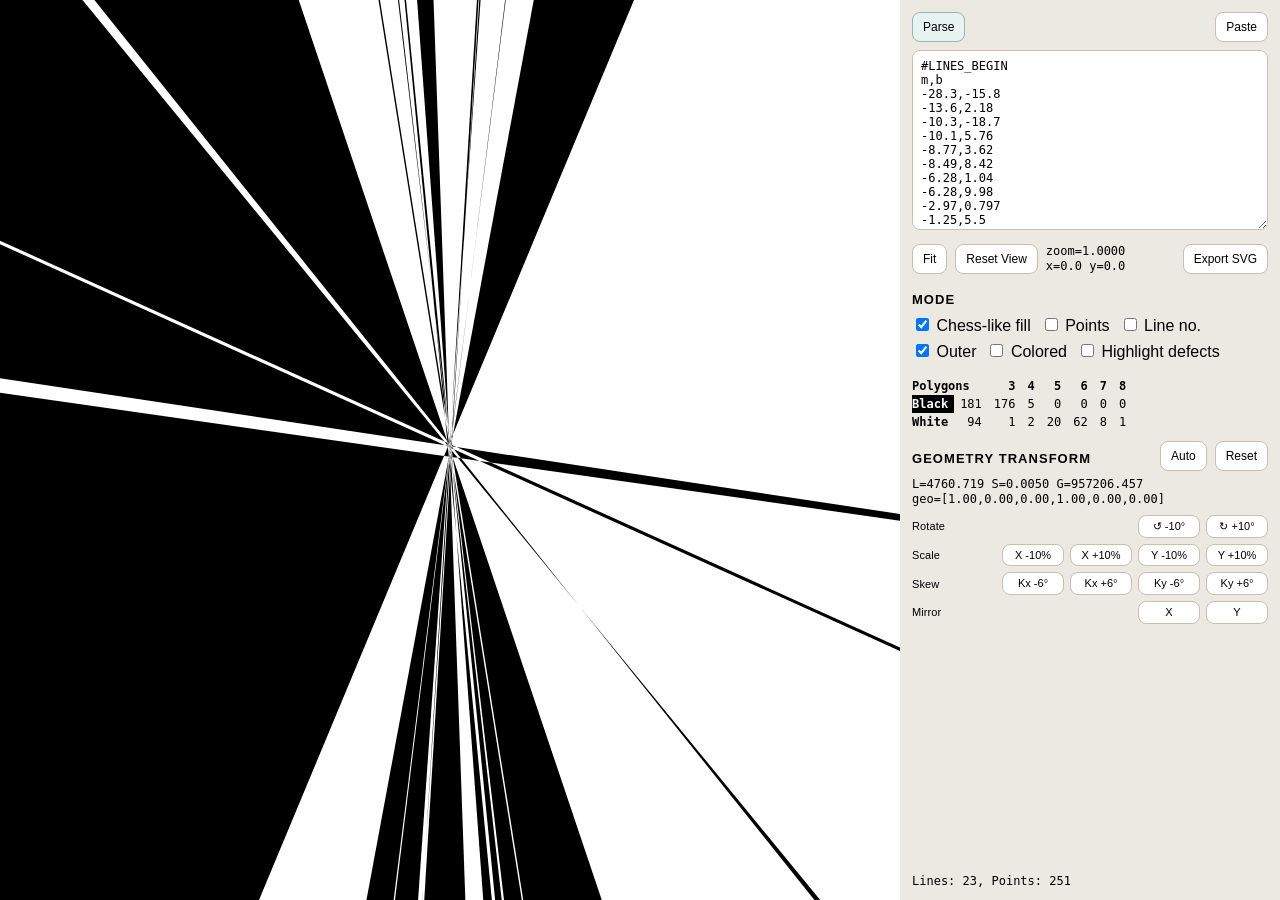
<file: additions/linearization/potential/index.html>
<!doctype html>
<html lang="en">
<head>
  <meta charset="utf-8" />
  <meta name="viewport" content="width=device-width, initial-scale=1" />
  <title>Line Configuration Viewer</title>
  <style>
    :root {
      --bg: #f3efe7;
      --panel: #fcfaf7;
      --ink: #000000;
      --muted: #000000;
      --accent: #0f766e;
      --line: #c9beb0;
      --black: #0f0f10;
    }
    * { box-sizing: border-box; }
    html, body { height: 100%; margin: 0; }
    body {
      font-family: "IBM Plex Sans", "Segoe UI", sans-serif;
      color: var(--ink);
      background:
        radial-gradient(1400px 800px at 0% 100%, #ebe3d5 0%, transparent 70%),
        radial-gradient(1200px 700px at 100% 0%, #e4efe8 0%, transparent 62%),
        var(--bg);
    }
    .app {
      height: 100%;
      display: grid;
      grid-template-columns: minmax(420px, 1fr) 380px;
      gap: 0;
      padding: 0;
    }
    .viewer {
      border: none;
      background: #fff;
      border-radius: 0;
      overflow: hidden;
      min-height: 300px;
      position: relative;
    }
    .viewer-floor {
      padding: 0;
    }
    .viewer-floor-actions {
      display: flex;
      gap: 8px;
      flex-wrap: nowrap;
      align-items: flex-start;
    }
    .viewer-info {
      font-family: "IBM Plex Mono", monospace;
      font-size: 12px;
      white-space: pre-line;
      line-height: 1.25;
      color: var(--muted);
    }
    .viewer-export {
      margin-left: auto;
    }
    .panel {
      border: none;
      border-radius: 0;
      background: #ece9e3;
      padding: 12px;
      overflow: auto;
      display: flex;
      flex-direction: column;
    }
    .section {
      margin: 0 0 10px 0;
    }
    .section:last-child { margin-bottom: 0; }
    .panel-footer {
      margin-top: auto;
    }
    .section h2 {
      margin: 8px 0 4px;
      font-size: 13px;
      color: var(--muted);
      text-transform: uppercase;
      letter-spacing: 0.08em;
    }
    .section-head {
      display: flex;
      align-items: center;
      justify-content: space-between;
      gap: 8px;
    }
    .section-head-buttons {
      display: flex;
      align-items: center;
      gap: 8px;
      flex-wrap: nowrap;
    }
    textarea {
      width: 100%;
      min-height: 180px;
      resize: vertical;
      border-radius: 8px;
      border: 1px solid var(--line);
      font-family: "IBM Plex Mono", monospace;
      font-size: 12px;
      padding: 8px;
      background: #fff;
      color: var(--ink);
    }
    .row {
      display: grid;
      grid-template-columns: 1fr auto;
      gap: 8px;
      align-items: center;
      margin: 6px 0;
    }
    .row > label { font-size: 13px; }
    .row input[type="number"] {
      width: 88px;
      padding: 4px 6px;
      border: 1px solid var(--line);
      border-radius: 6px;
      font-size: 12px;
      background: #fff;
    }
    .row input[type="range"] { width: 100%; }
    .pair {
      display: grid;
      grid-template-columns: 1fr 92px;
      gap: 8px;
      align-items: center;
    }
    .buttons {
      display: flex;
      gap: 8px;
      flex-wrap: wrap;
      margin-top: 8px;
    }
    .mode-rows {
      display: grid;
      gap: 6px;
      margin-top: 8px;
    }
    .mode-row {
      display: flex;
      gap: 10px;
      flex-wrap: wrap;
      align-items: center;
    }
    .input-actions {
      display: flex;
      justify-content: space-between;
      align-items: center;
      margin-bottom: 8px;
    }
    .cmd-grid {
      display: grid;
      grid-template-columns: 1fr 1fr;
      gap: 8px;
      margin-top: 8px;
    }
    .cmd-grid button { width: 100%; }
    .transform-rows {
      display: grid;
      gap: 6px;
      margin-top: 8px;
    }
    .transform-row {
      display: flex;
      align-items: center;
      justify-content: space-between;
      gap: 8px;
    }
    .transform-row-label {
      font-size: 11px;
      color: var(--muted);
      min-width: 44px;
      letter-spacing: 0.01em;
    }
    .poly-stats-wrap {
      overflow-x: auto;
      margin-top: 6px;
    }
    table.poly-stats {
      width: auto;
      border-collapse: collapse;
      font-family: "IBM Plex Mono", monospace;
      font-size: 12px;
    }
    .poly-stats th,
    .poly-stats td {
      padding: 2px 6px;
      white-space: nowrap;
      border: 0;
      text-align: right;
    }
    .poly-stats thead th {
      color: var(--muted);
      font-weight: 600;
    }
    .poly-stats th:first-child,
    .poly-stats td:first-child,
    .poly-stats th:first-child { text-align: left; padding-left: 0; }
    .poly-stats tbody tr.black-row th {
      background: #000;
      color: #fff;
    }
    .geo-info {
      font-family: "IBM Plex Mono", monospace;
      font-size: 12px;
      white-space: pre-line;
      line-height: 1.25;
      color: var(--muted);
      margin-top: 6px;
    }
    .transform-pair {
      display: flex;
      gap: 6px;
      flex-wrap: nowrap;
      justify-content: flex-end;
    }
    .transform-pair button {
      min-width: 62px;
      padding: 4px 6px;
      font-size: 11px;
      line-height: 1.15;
    }
    button {
      border: 1px solid #9cb4ac;
      background: #e8f4f1;
      color: #000000;
      border-radius: 8px;
      padding: 7px 10px;
      font-size: 12px;
      cursor: pointer;
    }
    button.secondary {
      border-color: var(--line);
      background: #fff;
      color: #000000;
    }
    .hint {
      font-size: 12px;
      color: var(--muted);
      margin: 8px 0 4px;
      line-height: 1.4;
    }
    .status {
      font-family: "IBM Plex Mono", monospace;
      font-size: 12px;
      white-space: pre-wrap;
      background: transparent;
      border: none;
      border-radius: 0;
      padding: 0;
      min-height: 0;
    }
    svg {
      width: 100%;
      height: 100%;
      display: block;
      touch-action: none;
      user-select: none;
      -webkit-user-select: none;
    }
    @media (max-width: 980px) {
      .app { grid-template-columns: 1fr; grid-template-rows: 58vh 42vh; }
    }
  </style>
</head>
<body>
  <div class="app">
    <div class="viewer" id="viewer">
      <svg id="svgRoot" xmlns="http://www.w3.org/2000/svg">
        <defs>
          <clipPath id="viewportClip"><rect id="clipRect" x="0" y="0" width="100" height="100" /></clipPath>
        </defs>
        <rect id="bgRect" x="0" y="0" width="100%" height="100%" fill="#ffffff" />
        <g id="viewportGroup" clip-path="url(#viewportClip)">
            <g id="sceneGroup">
              <g id="polyLayer"></g>
              <g id="lineLayer"></g>
            </g>
            <g id="labelLayer"></g>
            <g id="pointLayer"></g>
          </g>
        </svg>
    </div>

    <aside class="panel">
      <div class="section">
        <div class="input-actions">
          <button id="parseBtn">Parse</button>
          <button id="pasteBtn" class="secondary">Paste</button>
        </div>
        <textarea id="inputLog" spellcheck="false" placeholder="#LINES_BEGIN\nm,b\n-28.3,-15.8\n...\n#LINES_END\n\nor\n[(-17.5,-25.7), (-8.02,3.97), ...]"></textarea>
      </div>

      <div class="section">
        <div class="viewer-floor">
          <div class="viewer-floor-actions">
            <button id="fitBtn" class="secondary">Fit</button>
            <button id="resetViewBtn" class="secondary">Reset View</button>
            <div id="viewInfo" class="viewer-info">zoom=0.0485
x=17.5 y=2.8</div>
            <button id="exportBtn" class="secondary viewer-export">Export SVG</button>
          </div>
        </div>
      </div>

      <div class="section">
        <h2>Mode</h2>
        <div class="mode-rows">
          <div class="mode-row">
            <label><input type="checkbox" id="checkerMode" checked /> Chess-like fill</label>
            <label><input type="checkbox" id="showPoints" /> Points</label>
            <label><input type="checkbox" id="showLineNumbers" /> Line no.</label>
          </div>
          <div class="mode-row">
            <label><input type="checkbox" id="showOuter" checked /> Outer</label>
            <label><input type="checkbox" id="coloredMode" /> Colored</label>
            <label><input type="checkbox" id="highlightDefects" /> Highlight defects</label>
          </div>
        </div>
      </div>

      <div class="section">
        <div class="poly-stats-wrap">
          <table class="poly-stats">
            <thead><tr id="polyStatsHead"></tr></thead>
            <tbody id="polyStatsBody"></tbody>
          </table>
        </div>
      </div>

      <div class="section">
        <div class="section-head">
          <h2>Geometry Transform</h2>
          <div class="section-head-buttons">
            <button id="autoTransformBtn" class="secondary">Auto</button>
            <button id="resetTransformBtn" class="secondary">Reset</button>
          </div>
        </div>
        <div id="geoInfo" class="geo-info"></div>
        <div class="transform-rows">
          <div class="transform-row">
            <span class="transform-row-label">Rotate</span>
            <div class="transform-pair">
              <button id="rotLeftBtn" class="secondary">↺ -10°</button>
              <button id="rotRightBtn" class="secondary">↻ +10°</button>
            </div>
          </div>
          <div class="transform-row">
            <span class="transform-row-label">Scale</span>
            <div class="transform-pair">
              <button id="stretchXDownBtn" class="secondary">X -10%</button>
              <button id="stretchXUpBtn" class="secondary">X +10%</button>
              <button id="stretchYDownBtn" class="secondary">Y -10%</button>
              <button id="stretchYUpBtn" class="secondary">Y +10%</button>
            </div>
          </div>
          <div class="transform-row">
            <span class="transform-row-label">Skew</span>
            <div class="transform-pair">
              <button id="skewXLeftBtn" class="secondary">Kx -6°</button>
              <button id="skewXRightBtn" class="secondary">Kx +6°</button>
              <button id="skewYDownBtn" class="secondary">Ky -6°</button>
              <button id="skewYUpBtn" class="secondary">Ky +6°</button>
            </div>
          </div>
          <div class="transform-row">
            <span class="transform-row-label">Mirror</span>
            <div class="transform-pair">
              <button id="mirrorXBtn" class="secondary">X</button>
              <button id="mirrorYBtn" class="secondary">Y</button>
            </div>
          </div>
        </div>
      </div>

      <div class="section panel-footer">
        <div id="status" class="status" aria-live="polite"></div>
      </div>
    </aside>
  </div>

  <script src="js/state.js"></script>
  <script src="js/parser.js"></script>
  <script src="js/cells.js"></script>
  <script src="js/matrix.js"></script>
  <script src="js/render.js"></script>
  <script src="js/controls.js"></script>
  <script src="js/main.js"></script>
</body>
</html>
</file>
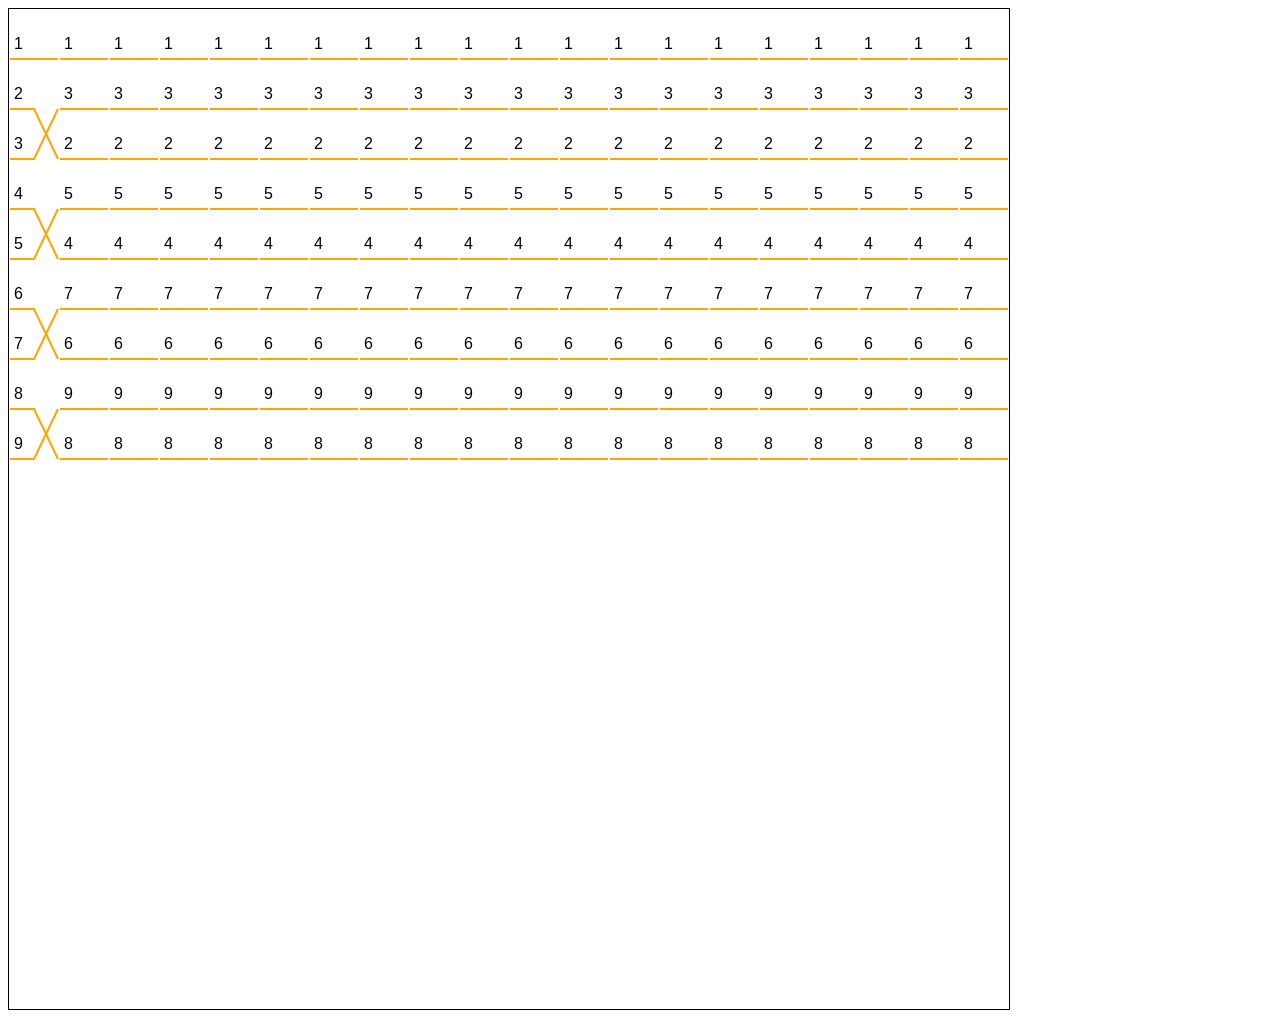
<file: additions/visualization/game2.html>
<!DOCTYPE html>
<html lang="ru">
<head>
    <meta charset="UTF-8">
    <meta name="viewport" content="width=device-width, initial-scale=1.0">
    <title>Игра с призмами</title>
    <style>
        canvas {
            border: 1px solid black;
        }
    </style>
</head>
<body>
<canvas id="gameCanvas" width="1000" height="1000"></canvas>

<script>
    const canvas = document.getElementById('gameCanvas');
    const ctx = canvas.getContext('2d');

    const rays = [1, 2, 3, 4, 5, 6, 7, 8, 9];
    const n = rays.length;
    const rayColor = 'orange';
    const cellSize = 50;
    let prisms = [];

    ctx.lineWidth = 2;

    ctx.font = "16px sans-serif";


    function drawPrism(x, y) {
        // Полупрозрачный прямоугольник
        ctx.fillStyle = 'rgba(200, 200, 255, 1)';  // Синий с прозрачностью 0.3
        ctx.fillRect(x * cellSize, (y - 0.25) * cellSize, cellSize, 3.5 * cellSize);

        // Восстановление непрозрачности для линий
        // ctx.globalAlpha = 1.0;

        // Рисование линий внутри прямоугольника
        const lineY = y * cellSize;

        if (y > 0) {
            ctx.beginPath();
            ctx.moveTo(x * cellSize, lineY);
            ctx.lineTo(x * cellSize + cellSize / 2, lineY);
            ctx.lineTo(x * cellSize + cellSize, lineY + cellSize);
            ctx.strokeStyle = rayColor;
            ctx.stroke();

            ctx.beginPath();
            ctx.moveTo(x * cellSize, lineY + 2 * cellSize);
            ctx.lineTo(x * cellSize + cellSize / 2, lineY + cellSize);
            ctx.lineTo(x * cellSize + cellSize, lineY);
            ctx.strokeStyle = rayColor;
            ctx.stroke();
        } else {
            ctx.beginPath();
            ctx.moveTo(x * cellSize, lineY + 2 * cellSize);
            ctx.lineTo(x * cellSize + cellSize / 2, lineY + cellSize);
            ctx.lineTo(x * cellSize + cellSize, lineY + cellSize);
            ctx.strokeStyle = rayColor;
            ctx.stroke();
        }

        ctx.beginPath();
        ctx.moveTo(x * cellSize, lineY + cellSize);
        ctx.lineTo(x * cellSize + cellSize / 2, lineY + 2 * cellSize);
        ctx.lineTo(x * cellSize + cellSize, lineY + 3 * cellSize);
        ctx.strokeStyle = rayColor;
        ctx.stroke();

        ctx.beginPath();
        ctx.moveTo(x * cellSize, lineY + 3 * cellSize);
        ctx.lineTo(x * cellSize + cellSize / 2, lineY + 3 * cellSize);
        ctx.lineTo(x * cellSize + cellSize, lineY + 2 * cellSize);
        ctx.strokeStyle = rayColor;
        ctx.stroke();
    }


    // function swapRays(startIndex) {
    //     const [a, b, c, d] = rays.slice(startIndex, startIndex + 4);
    //     rays.splice(startIndex, 4, b, a, d, c);
    // }

    function checkWin() {
        return JSON.stringify(rays) === JSON.stringify([5, 4, 3, 2, 1]);
    }

    function findPrism(x, y, delta) {
        const prismArray = prisms[x] || [];
        for (let i = 0; i < prismArray.length; i++) {
            const prismY = prismArray[i];

            if ((prismY <= y + delta && prismY >= y - delta)) {
                return i;
            }
        }
        return -1;
    }

    function drawFrame() {
        ctx.clearRect(0, -cellSize / 2, canvas.width, canvas.height);

        let permutation = Array(n).fill(0);
        let stoppedLines = [];

        for (let i = 0; i < n; i++) {
            ctx.beginPath();
            const yStart = i + 1;
            permutation[i] = i === 0 ? i + 1 : (i % 2 ? i + 2 : i);
            const yEnd = permutation[i];
            ctx.moveTo((0 + 0.02) * cellSize, yStart * cellSize);
            ctx.lineTo((0 + 0.5) * cellSize, yStart * cellSize);
            ctx.lineTo((0 + 0.98) * cellSize, yEnd * cellSize);
            ctx.strokeStyle = rayColor;
            ctx.stroke();

            ctx.fillStyle = 'black';
            ctx.fillText(i + 1, 5, (i + 0.8) * cellSize);
        }

        console.log(permutation)
        for (let i = 0; i < permutation.length; i++) {
        }
        console.log(permutation)

        for (let x = 1; x < canvas.width / cellSize; x++) {
            for (let i = 0; i < n; i++) {

                if (prisms[x]) {
                    if (prisms[x].includes(i)) {
                        if (i === 0) {
                            if (permutation[i + 1] < permutation[i]) {
                                stoppedLines[permutation[i + 1]] = true;
                                stoppedLines[permutation[i]] = true;
                            }

                            if (permutation[i + 2] < permutation[i]) {
                                stoppedLines[permutation[i + 2]] = true;
                                stoppedLines[permutation[i]] = true;
                            }

                            const val = permutation[i];
                            permutation[i] = permutation[i + 1];
                            permutation[i + 1] = permutation[i + 2];
                            permutation[i + 2] = val;
                        } else {
                            if (permutation[i + 1] < permutation[i]) {
                                console.log(i + 1, i, permutation[i + 1], permutation[i]);
                                stoppedLines[permutation[i]] = true;
                                stoppedLines[permutation[i + 1]] = true;
                            }

                            if (permutation[i + 2] < permutation[i]) {
                                console.log(i + 2, i, permutation[i + 2], permutation[i]);
                                stoppedLines[permutation[i]] = true;
                                stoppedLines[permutation[i + 2]] = true;
                            }

                            if (permutation[i + 1] < permutation[i - 1]) {
                                console.log(i + 1, i - 1, permutation[i + 1], permutation[i - 1]);
                                stoppedLines[permutation[i - 1]] = true;
                                stoppedLines[permutation[i + 1]] = true;
                            }

                            const val = permutation[i];
                            permutation[i] = permutation[i - 1];
                            permutation[i - 1] = permutation[i + 1];
                            permutation[i + 1] = permutation[i + 2];
                            permutation[i + 2] = val;
                        }

                        drawPrism(x, i);
                        continue;
                    }
                    if (prisms[x].includes(i - 1) || prisms[x].includes(i + 1) || prisms[x].includes(i - 2)) {
                        continue;
                    }
                }

                if (stoppedLines[permutation[i]]) {
                    continue;
                }

                ctx.beginPath();
                ctx.moveTo((x + 0.02) * cellSize, (i + 1) * cellSize);
                ctx.lineTo((x + 0.98) * cellSize, (i + 1) * cellSize);
                ctx.strokeStyle = rayColor;
                ctx.stroke();

                ctx.fillStyle = 'black';
                ctx.fillText(permutation[i], x * cellSize + 5, (i + 0.8) * cellSize);
            }


        }

//        drawRays();
    }

    canvas.addEventListener('click', (event) => {
        const {x, y} = getMouseCoords(event);

        if (x === 0) {
            return;
        }

        const indexToDelete = findPrism(x, y, 1);
        if (indexToDelete !== -1) {
            prisms[x].splice(indexToDelete, 1);
            console.log('after deleting', prisms);
            drawFrame();
            return;
        }

        if (y % 2 === 1 || y > n - 3 || y < 0) {
            return;
        }

        const indexPreventing = findPrism(x, y, 3);
        if (indexPreventing !== -1) {
            return;
        }

        if (typeof prisms[x] === 'undefined') {
            prisms[x] = [];
        }
        prisms[x].push(y);
        console.log('after adding', prisms);

        // const rayIndex = Math.floor(y);
        // if (rayIndex < rays.length - 3) {
        //     swapRays(rayIndex);
        // }
        drawFrame();

        // if (checkWin()) {
        //     alert('Вы выиграли!');
        // }
    });

    function getMouseCoords(event) {
        const x = (event.offsetX - (event.offsetX % cellSize)) / cellSize;
        const y = Math.floor(event.offsetY / cellSize - 1);
        return {x, y};
    }

    canvas.addEventListener('mousemove', (event) => {
        const {x, y} = getMouseCoords(event);

        if (x === 0) {
            canvas.style.cursor = 'default';
            return;
        }

        const indexToDelete = findPrism(x, y, 1);
        if (indexToDelete !== -1) {
            canvas.style.cursor = 'not-allowed';
            return;
        }

        if (y % 2 === 1 || y > n - 3 || y < 0) {
            canvas.style.cursor = 'default';
            return;
        }
        const indexPreventing = findPrism(x, y, 3);
        if (indexPreventing !== -1) {
            canvas.style.cursor = 'default';
            return;
        }

        canvas.style.cursor = 'pointer';
    });

    drawFrame();
</script>
</body>
</html>
</file>
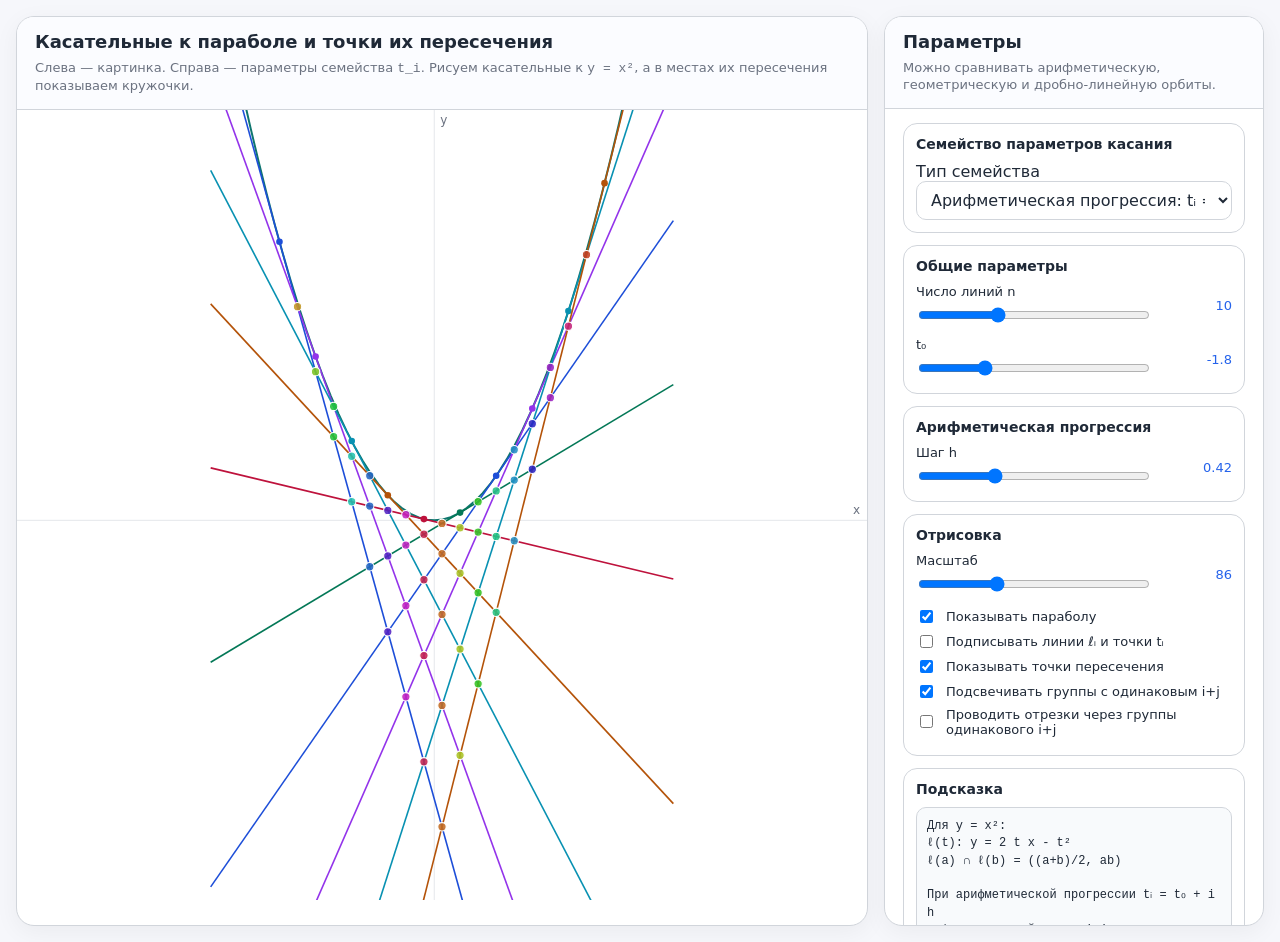
<file: additions/visualization/tangent_family_visualizer.html>
<!DOCTYPE html>
<html lang="ru">
<head>
  <meta charset="UTF-8" />
  <meta name="viewport" content="width=device-width, initial-scale=1.0" />
  <title>Визуализация семейства касательных к параболе</title>
  <style>
    :root {
      --bg: #f6f7fb;
      --panel: #ffffff;
      --text: #1f2937;
      --muted: #6b7280;
      --border: #d1d5db;
      --accent: #2563eb;
      --accent-2: #0f766e;
      --danger: #b91c1c;
    }
    * { box-sizing: border-box; }
    html, body {
      margin: 0;
      padding: 0;
      background: var(--bg);
      color: var(--text);
      font-family: Inter, system-ui, -apple-system, Segoe UI, Roboto, sans-serif;
      height: 100%;
    }
    .app {
      display: grid;
      grid-template-columns: minmax(380px, 1fr) 380px;
      gap: 16px;
      padding: 16px;
      min-height: 100vh;
    }
    .canvas-wrap, .controls {
      background: var(--panel);
      border: 1px solid var(--border);
      border-radius: 18px;
      box-shadow: 0 6px 24px rgba(0,0,0,0.05);
      overflow: hidden;
    }
    .canvas-head, .controls-head {
      padding: 14px 18px;
      border-bottom: 1px solid var(--border);
      background: #fbfcff;
    }
    .canvas-head h1, .controls-head h2 {
      margin: 0;
      font-size: 18px;
      line-height: 1.2;
    }
    .sub {
      margin-top: 6px;
      color: var(--muted);
      font-size: 13px;
      line-height: 1.35;
    }
    #view {
      display: block;
      width: 100%;
      height: calc(100vh - 110px);
      min-height: 620px;
      background: white;
    }
    .controls-body {
      padding: 14px 18px 18px;
      overflow: auto;
      max-height: calc(100vh - 84px);
    }
    .group {
      border: 1px solid var(--border);
      border-radius: 14px;
      padding: 12px;
      margin-bottom: 12px;
      background: #fff;
    }
    .group-title {
      font-weight: 700;
      margin-bottom: 10px;
      font-size: 14px;
    }
    .row {
      display: grid;
      grid-template-columns: 1fr auto;
      gap: 12px;
      align-items: center;
      margin-bottom: 10px;
    }
    .row:last-child { margin-bottom: 0; }
    .row label {
      font-size: 13px;
      line-height: 1.3;
    }
    .value {
      color: var(--accent);
      min-width: 72px;
      text-align: right;
      font-variant-numeric: tabular-nums;
      font-size: 13px;
    }
    input[type="range"] {
      width: 100%;
      margin-top: 6px;
    }
    input[type="number"], select {
      width: 100%;
      padding: 8px 10px;
      border: 1px solid var(--border);
      border-radius: 10px;
      font: inherit;
      background: white;
      color: var(--text);
    }
    .stack { display: grid; gap: 8px; }
    .check {
      display: flex;
      align-items: center;
      gap: 10px;
      margin: 6px 0;
      font-size: 13px;
    }
    .stats {
      display: grid;
      gap: 8px;
      font-size: 13px;
      color: var(--text);
    }
    .stat-box {
      padding: 10px 12px;
      border: 1px solid var(--border);
      border-radius: 10px;
      background: #fafafa;
    }
    .hint {
      color: var(--muted);
      font-size: 12px;
      line-height: 1.4;
    }
    .formula {
      font-family: ui-monospace, SFMono-Regular, Menlo, Consolas, monospace;
      font-size: 12px;
      line-height: 1.45;
      background: #f8fafc;
      border: 1px solid var(--border);
      border-radius: 10px;
      padding: 10px;
      white-space: pre-wrap;
    }
    .badge {
      display: inline-block;
      padding: 2px 8px;
      border-radius: 999px;
      background: #eef2ff;
      color: #3730a3;
      font-size: 12px;
      margin-right: 6px;
      margin-bottom: 6px;
    }
    @media (max-width: 1100px) {
      .app { grid-template-columns: 1fr; }
      #view { height: 70vh; min-height: 480px; }
      .controls-body { max-height: none; }
    }
  </style>
</head>
<body>
  <div class="app">
    <section class="canvas-wrap">
      <div class="canvas-head">
        <h1>Касательные к параболе и точки их пересечения</h1>
        <div class="sub">Слева — картинка. Справа — параметры семейства <code>t_i</code>. Рисуем касательные к <code>y = x²</code>, а в местах их пересечения показываем кружочки.</div>
      </div>
      <canvas id="view"></canvas>
    </section>

    <aside class="controls">
      <div class="controls-head">
        <h2>Параметры</h2>
        <div class="sub">Можно сравнивать арифметическую, геометрическую и дробно-линейную орбиты.</div>
      </div>
      <div class="controls-body">
        <div class="group">
          <div class="group-title">Семейство параметров касания</div>
          <div class="stack">
            <div>
              <label for="familyType">Тип семейства</label>
              <select id="familyType">
                <option value="arithmetic">Арифметическая прогрессия: tᵢ = t₀ + i·h</option>
                <option value="geometric">Геометрическая прогрессия: tᵢ = t₀·qⁱ</option>
                <option value="mobius">Орбита Мёбиуса: tᵢ₊₁ = (a tᵢ + b)/(c tᵢ + d)</option>
              </select>
            </div>
          </div>
        </div>

        <div class="group" id="commonGroup">
          <div class="group-title">Общие параметры</div>
          <div class="row">
            <label>Число линий n
              <input id="n" type="range" min="3" max="24" step="1" value="10">
            </label>
            <div class="value" id="nVal"></div>
          </div>
          <div class="row">
            <label>t₀
              <input id="t0" type="range" min="-4" max="4" step="0.01" value="-1.8">
            </label>
            <div class="value" id="t0Val"></div>
          </div>
        </div>

        <div class="group" id="arithGroup">
          <div class="group-title">Арифметическая прогрессия</div>
          <div class="row">
            <label>Шаг h
              <input id="h" type="range" min="0.05" max="1.2" step="0.01" value="0.42">
            </label>
            <div class="value" id="hVal"></div>
          </div>
        </div>

        <div class="group" id="geomGroup">
          <div class="group-title">Геометрическая прогрессия</div>
          <div class="row">
            <label>Множитель q
              <input id="q" type="range" min="0.6" max="1.8" step="0.01" value="1.12">
            </label>
            <div class="value" id="qVal"></div>
          </div>
        </div>

        <div class="group" id="mobiusGroup">
          <div class="group-title">Орбита дробно-линейного преобразования</div>
          <div class="row">
            <label>a
              <input id="ma" type="range" min="-2" max="2" step="0.01" value="1.00">
            </label>
            <div class="value" id="maVal"></div>
          </div>
          <div class="row">
            <label>b
              <input id="mb" type="range" min="-2" max="2" step="0.01" value="0.35">
            </label>
            <div class="value" id="mbVal"></div>
          </div>
          <div class="row">
            <label>c
              <input id="mc" type="range" min="-1" max="1" step="0.01" value="0.00">
            </label>
            <div class="value" id="mcVal"></div>
          </div>
          <div class="row">
            <label>d
              <input id="md" type="range" min="-2" max="2" step="0.01" value="1.00">
            </label>
            <div class="value" id="mdVal"></div>
          </div>
          <div class="hint">Если знаменатель <code>c t + d</code> близок к нулю, очередной параметр пропускается.</div>
        </div>

        <div class="group">
          <div class="group-title">Отрисовка</div>
          <div class="row">
            <label>Масштаб
              <input id="zoom" type="range" min="40" max="180" step="1" value="86">
            </label>
            <div class="value" id="zoomVal"></div>
          </div>
          <div class="check"><input id="showParabola" type="checkbox" checked><label for="showParabola">Показывать параболу</label></div>
          <div class="check"><input id="showLabels" type="checkbox"><label for="showLabels">Подписывать линии ℓᵢ и точки tᵢ</label></div>
          <div class="check"><input id="showIntersections" type="checkbox" checked><label for="showIntersections">Показывать точки пересечения</label></div>
          <div class="check"><input id="showSumBands" type="checkbox" checked><label for="showSumBands">Подсвечивать группы с одинаковым i+j</label></div>
          <div class="check"><input id="showPairSegments" type="checkbox"><label for="showPairSegments">Проводить отрезки через группы одинакового i+j</label></div>
        </div>

        <div class="group">
          <div class="group-title">Подсказка</div>
          <div class="formula">Для y = x²:
ℓ(t): y = 2 t x - t²
ℓ(a) ∩ ℓ(b) = ((a+b)/2, ab)

При арифметической прогрессии tᵢ = t₀ + i h
и фиксированной сумме i+j = s:
  x = t₀ + (s h)/2 = const
=> точки лежат на одной вертикали.

При геометрической прогрессии tᵢ = t₀ qⁱ
и фиксированной сумме i+j = s:
  y = t₀² qˢ = const
=> точки лежат на одной горизонтали.</div>
        </div>

        <div class="group">
          <div class="group-title">Статистика</div>
          <div class="stats" id="stats"></div>
        </div>
      </div>
    </aside>
  </div>

  <script src="./tangent_family_visualizer.js"></script>
</body>
</html>
</file>
